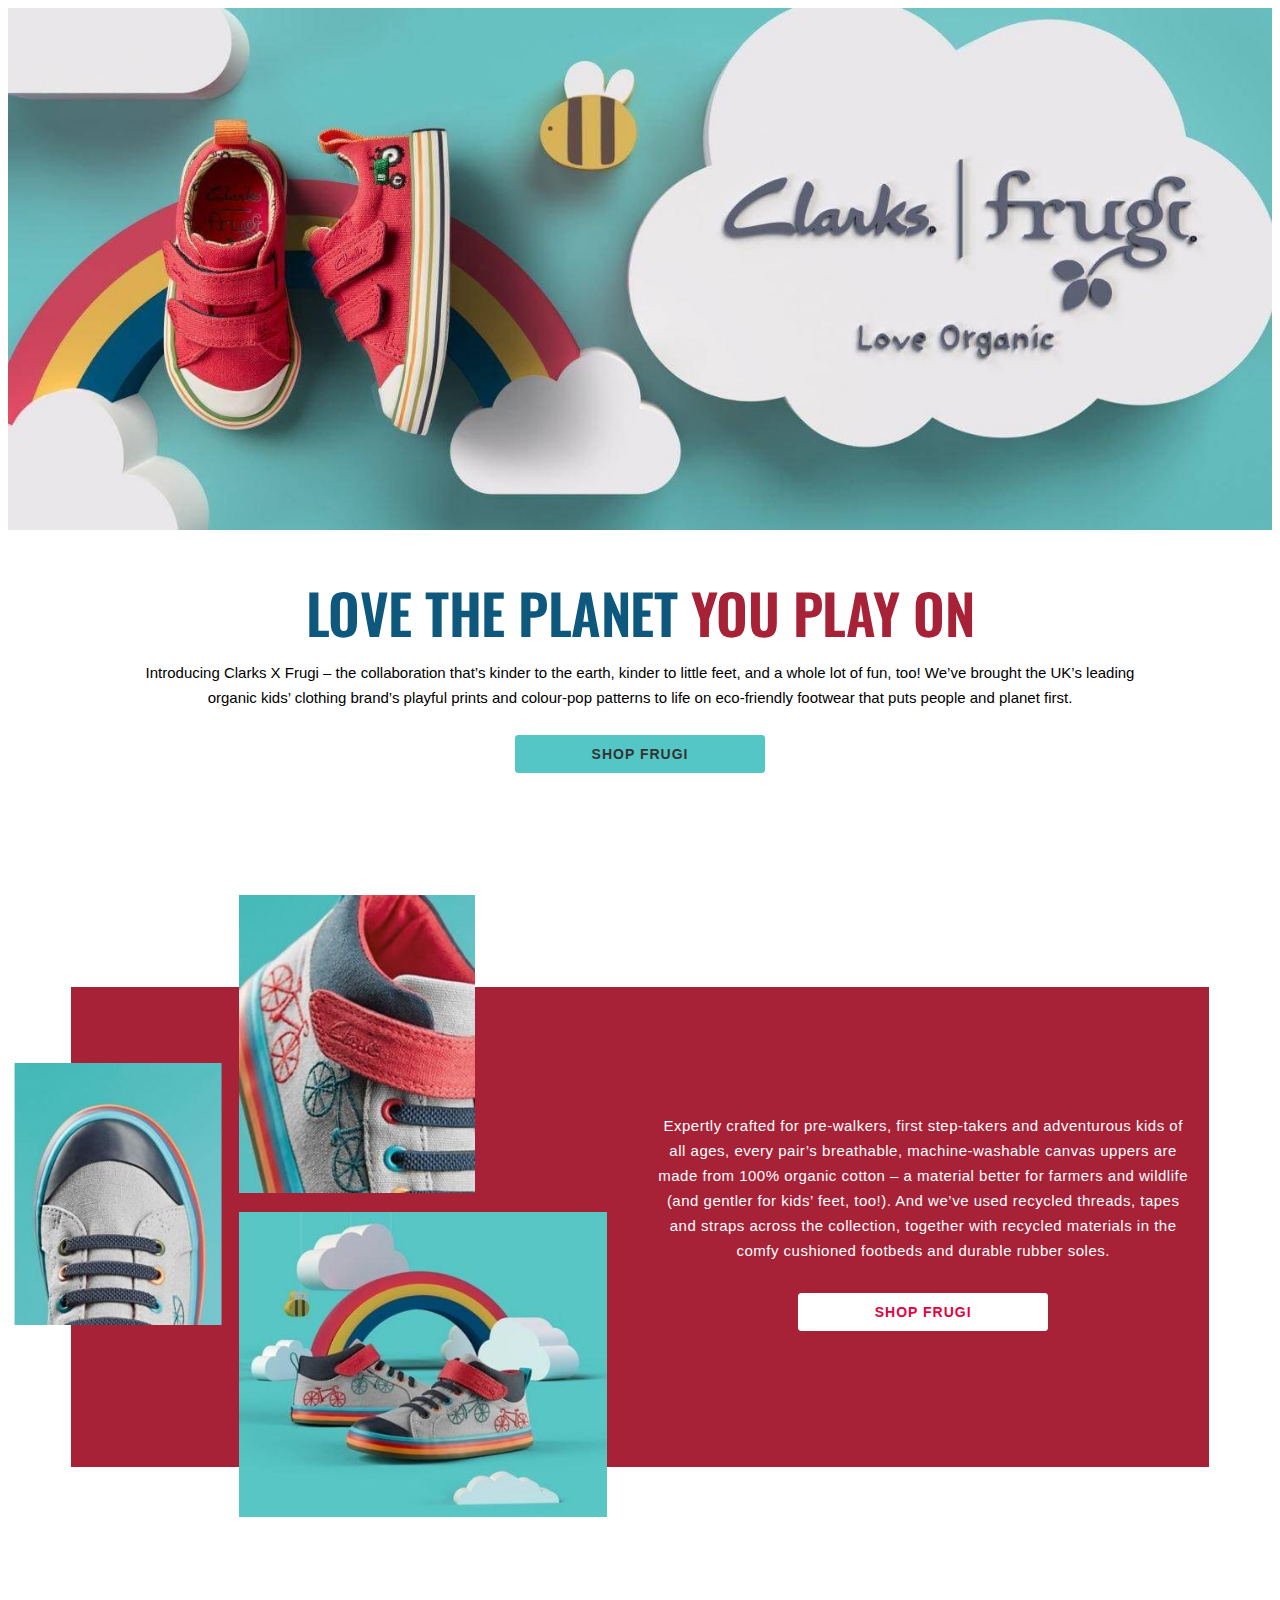
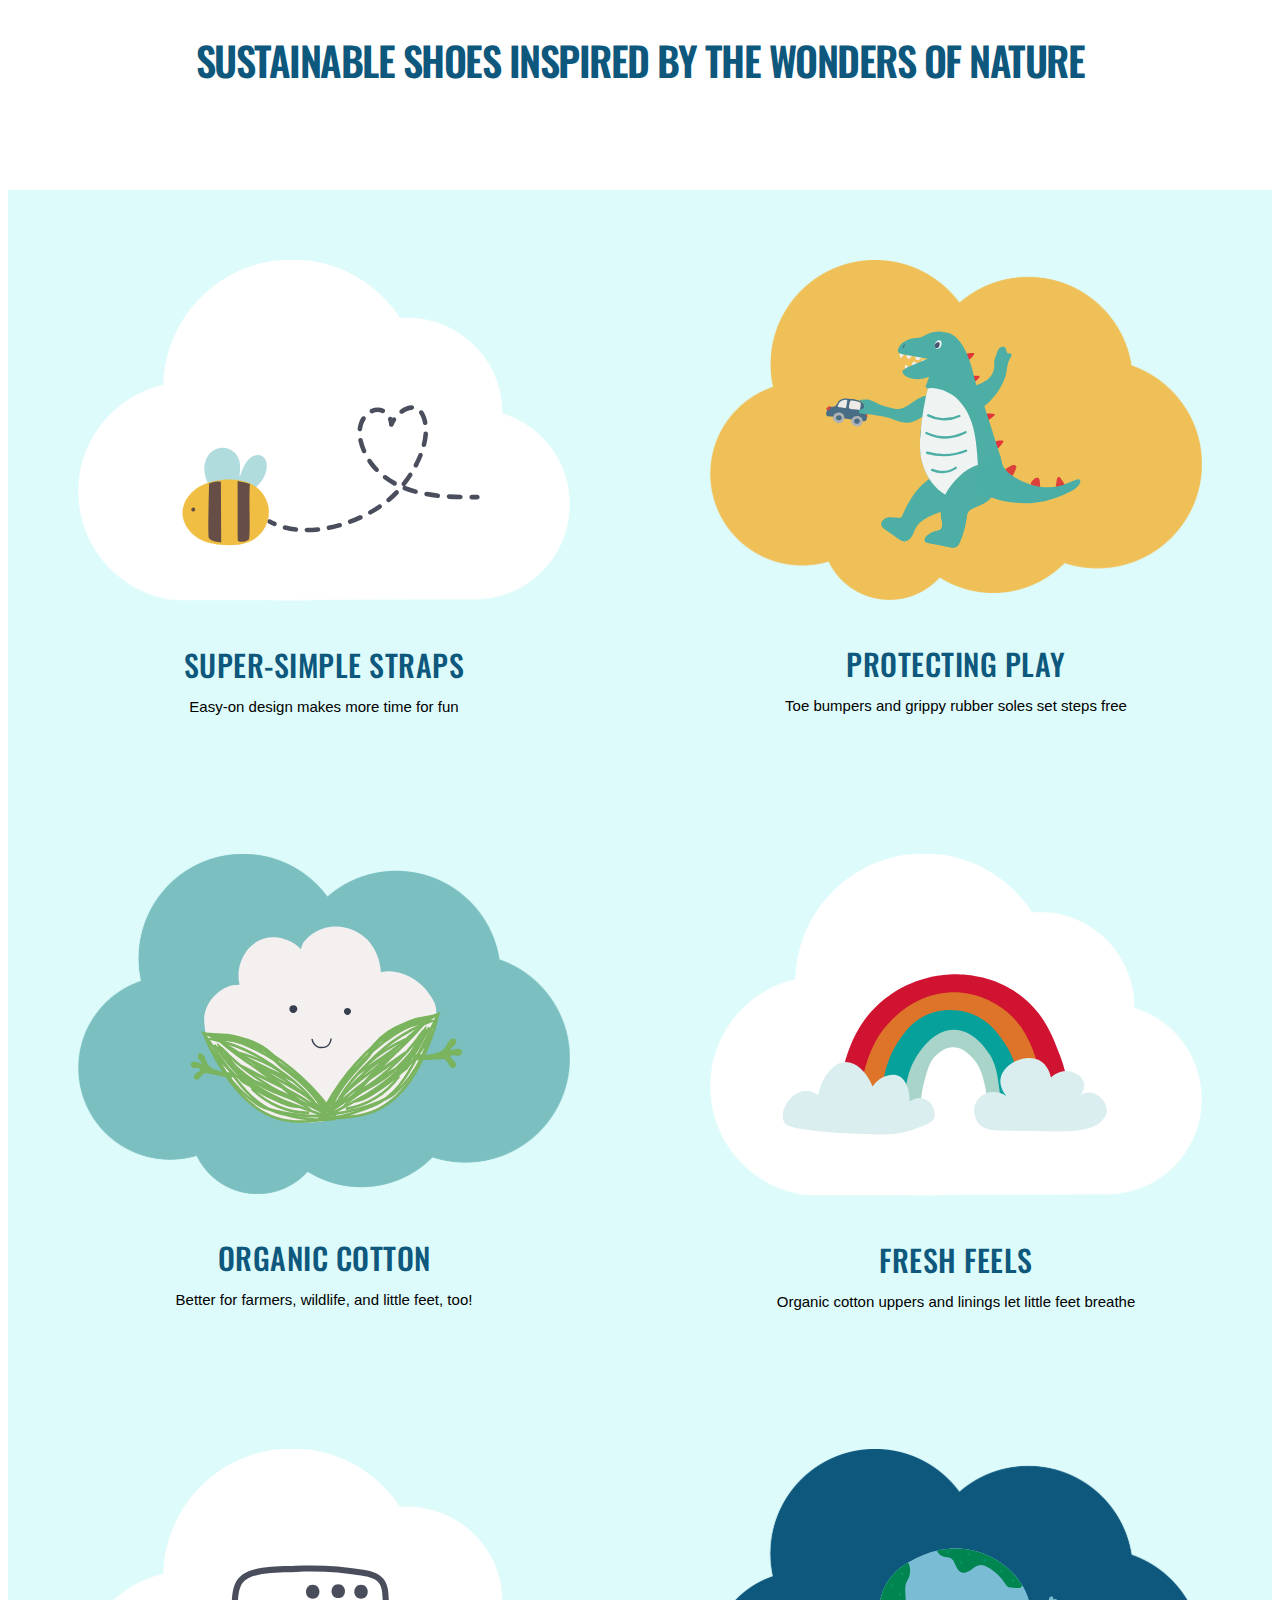
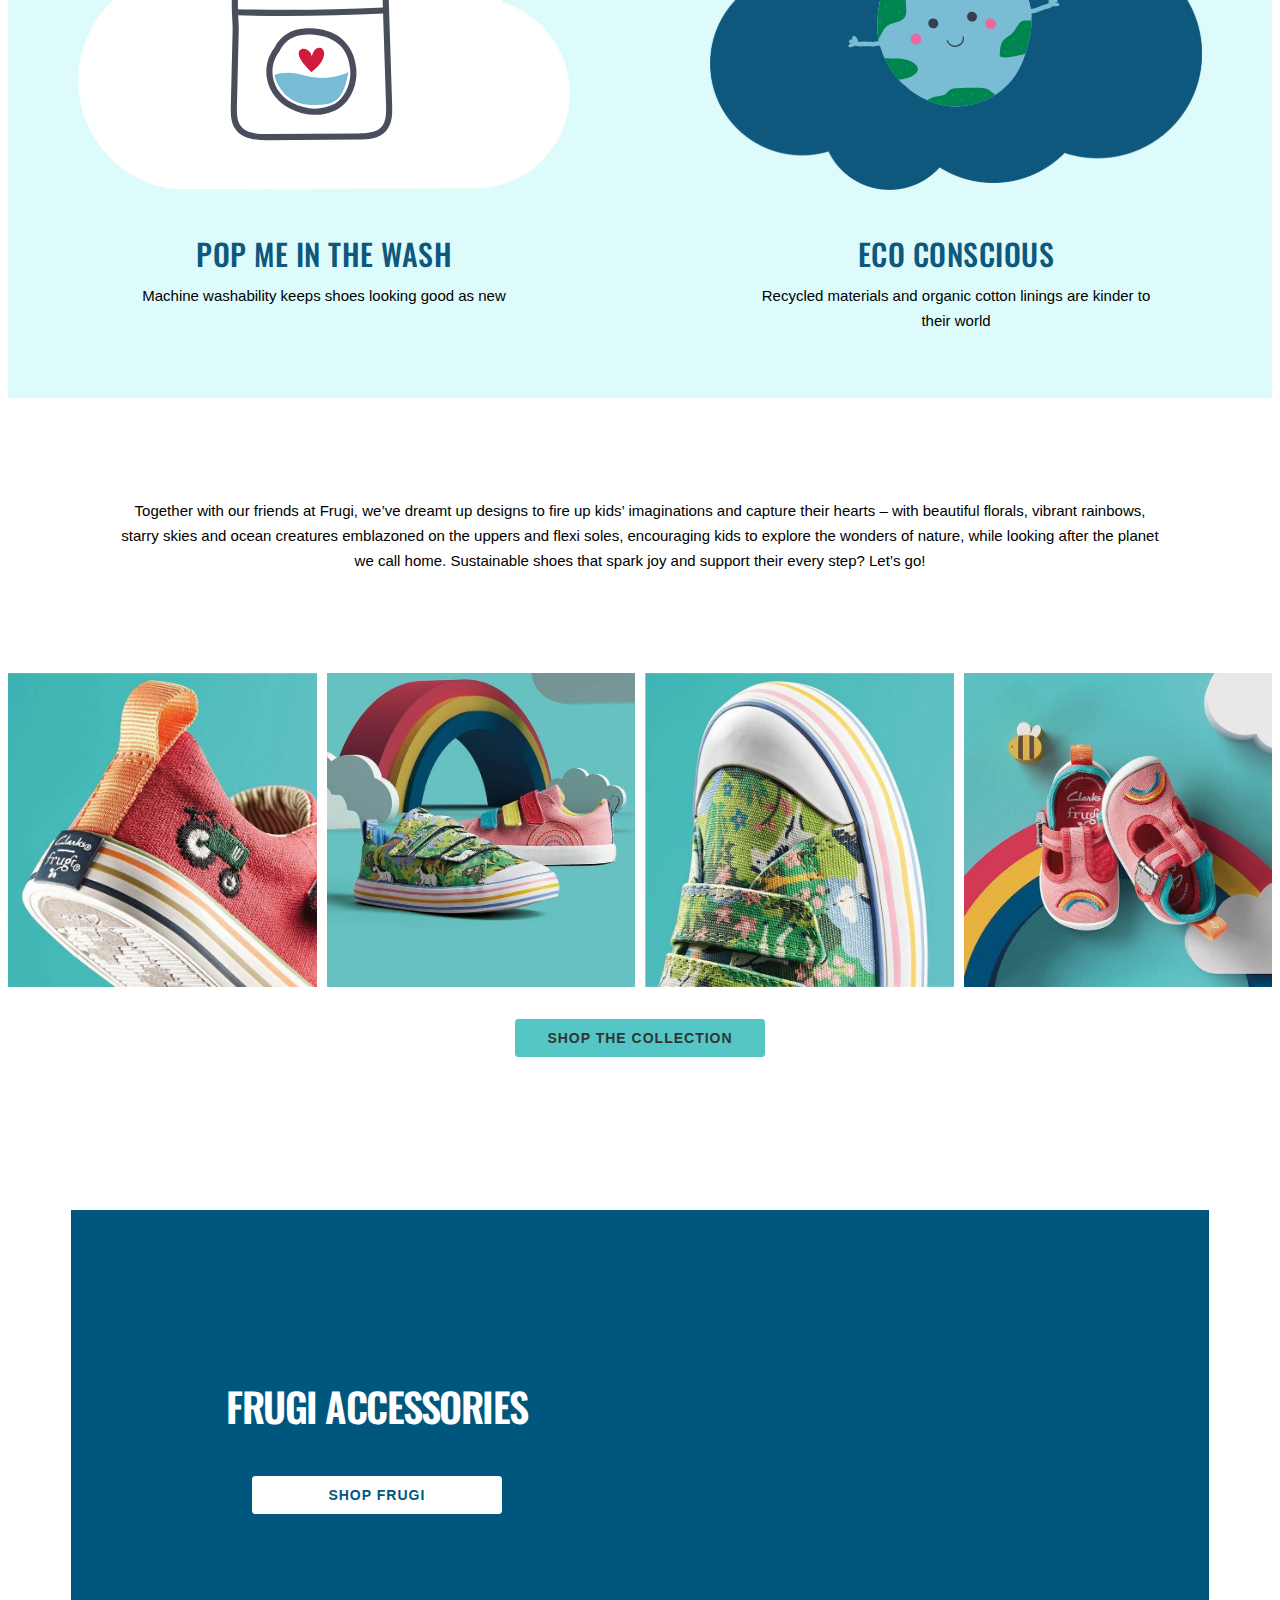
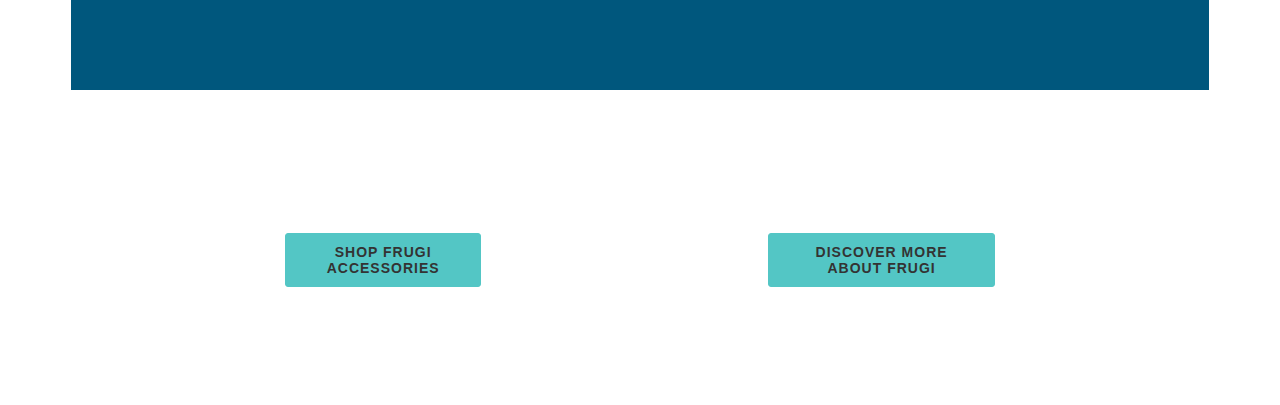
<file: index.html>
<!DOCTYPE html>
<html lang="en" class="pangaea">

<head>
    <meta charset="utf-8">
    <title>Frugi x Clarks Collab</title>
    <meta name="viewport" content="width=device-width, initial-scale=1">
    <meta name="description" content="Discover our latest collaboration with Frugi, featuring sustainable and eco-friendly shoes for kids with playful and colourful designs. Shop now at Clarks UK."/>
    <link rel="stylesheet" type="text/css" media="all">
    <link rel="stylesheet" type="text/css" href="frugi.css" />
    <!-- Link to JS -->
    <script src="https://ajax.googleapis.com/ajax/libs/jquery/1.12.4/jquery.min.js"></script>

</head>

<body>
    <!-- Copy HTML from here -->

    <div class="editorial-container">
         
        <!-- Hero Section -->
        <section>
            <div class="editorial-section">
                <div class="editorial-section--hero__bg">
                    <picture>
                        <source srcset="assets/dd-frugi-hero-no-anim-fw.jpeg" media="(min-width: 0px)">
                        <img width="1500" height="100%" src="assets/dd-frugi-hero-no-anim-fw.jpeg" fetchpriority="high" alt="Clarks x Frugi">
                    </picture>
                </div>
                <div class="editorial-section--copy-container">
                    <h1 class="editorial-section--heading-h1">Love the Planet <span>You Play On</span></h1>
                    <p class="editorial-copy__main-copy">Introducing Clarks X Frugi – the collaboration that’s kinder to the earth, kinder to little feet, and a whole lot of fun, too! We’ve brought the UK’s leading organic kids’ clothing brand’s playful prints and colour-pop patterns to life on eco-friendly footwear that puts people and planet first.</p>
                    <div class="editorial-copy__ctas">
                        <span class="editorial-copy__cta-item">
                            <a href="#" class="editorial-copy__cta-link cta-margin-bottom">Shop Frugi</a>
                        </span>
                    </div>
                </div>
            </div>
        </section>

        <!-- 1st Grid section - half image, half text -->
        <section>
            <div class="editorial-frugi--grid-container">
                <div class="editorial-frugi--grid-half editorial-frugi--grid-element"> 
                    <div class="editorial-frugi--grid-sub--1">
                        <picture>
                            <source media="(min-width: 0px)" type="image/webp"
                                srcset="assets/dd-frugi-grey-combi-closeup-side.jpeg">
                            <source media="(min-width: 0px)" type="image/jp2"
                                srcset="assets/dd-frugi-grey-combi-closeup-side.jpeg">
                            <source media="(min-width: 0px)"
                                srcset="assets/dd-frugi-grey-combi-closeup-side.jpeg">
                            <img class="editorial-frugi--image-element" width="258" height="auto" fetchpriority="low"
                                src="assets/dd-frugi-grey-combi-closeup-side.jpeg"
                                alt="Close up of the Foxing Hi Race Kid Grey Combination shoe">
                        </picture>
                    </div>
                    <div class="editorial-frugi--grid-sub--2">
                        <picture>
                            <source media="(min-width: 0px)" type="image/webp"
                                srcset="assets/dd-frugi-grey-combo-closeup-front.jpeg">
                            <source media="(min-width: 0px)" type="image/jp2"
                                srcset="assets/dd-frugi-grey-combo-closeup-front.jpeg">
                            <source media="(min-width: 0px)"
                                srcset="assets/dd-frugi-grey-combo-closeup-front.jpeg">
                            <img class="editorial-frugi--image-element" width="241" height="auto" fetchpriority="low"
                                src="assets/dd-frugi-grey-combo-closeup-front.jpeg"
                                alt="Top view of the Foxing Hi Race Kid Grey Combination shoe">
                        </picture>
                    </div>
                    <div class="editorial-frugi--grid-sub--3">
                        <picture>
                            <source media="(min-width: 0px)" type="image/webp"
                                srcset="assets/dd-frugi-grey-combi-full-shot.jpeg">
                            <source media="(min-width: 0px)" type="image/jp2"
                                srcset="assets/dd-frugi-grey-combi-full-shot.jpeg">
                            <source media="(min-width: 0px)"
                                srcset="assets/dd-frugi-grey-combi-full-shot.jpeg">
                            <img class="editorial-frugi--image-element" width="435" height="auto" fetchpriority="low"
                                src="assets/dd-frugi-grey-combi-full-shot.jpeg"
                                alt="Side view of the Foxing Hi Race Kid Grey Combination">
                        </picture>
                    </div>
                </a> </div>
                <div class="editorial-frugi--grid-half editorial-section--grid-copy-container">
                    <p class="editorial-copy__main-copy editorial-copy__main-copy--white">Expertly crafted for pre-walkers, first step-takers and adventurous kids of all ages, every pair’s breathable, <span style="display: inline-block;">machine-washable</span> canvas uppers are made from 100% organic cotton – a material better for farmers and wildlife (and gentler for kids’ feet, too!). And we’ve used recycled threads, tapes and straps across the collection, together with recycled materials in the comfy cushioned footbeds and durable rubber soles.</p>
                    <div class="editorial-copy__ctas">
                        <span class="editorial-copy__cta-item">
                            <a href="#" class="editorial-copy__cta-link cta--white-bg-red-copy">Shop Frugi</a>
                        </span>
                    </div>
                </div>
            </div>
        </section>

        <!-- Sub Header -->
        <section>
            <div class="editorial-section">
                <p class="editorial-sub-copy--dark-blue">Sustainable shoes inspired by the wonders of nature</p>
            </div>
        </section>

        <!-- Animated section -->
        <section>
            <div class="editorial-section">
                <div class="editorial-frugi-animated-grid">
    
                    <!--  Item 1 - Bee -->
                    <div class="editorial-frugi-animated-grid--1">
                        <div class="frugi-anim-bee--1">
                            <picture>
                                <source
                                    srcset="assets/dd-frugi--white-cloud.svg"
                                    media="(min-width: 0px)">
                                <img loading="lazy" width="500" height="100%" class="frugi--white-cloud"
                                    src="assets/dd-frugi--white-cloud.svg"
                                    alt="White cloud">
                            </picture>
                            <picture>
                                <source
                                    srcset="assets/dd-frugi-x-clarks--bee.svg"
                                    media="(min-width: 0px)">
                                <img loading="lazy" width="500" height="100%" class="frugi--bee"
                                    src="assets/dd-frugi-x-clarks--bee.svg"
                                    alt="Bee leaving behind a heart trail">
                            </picture>
                        </div>
                        <div class="editorial-section-grid--copy-container ">
                            <p class="editorial-grid-heading--dark-blue">Super-Simple Straps</p>
                            <p class="editorial-copy__main-copy">Easy-on design makes more time for fun</p>
                        </div>
                    </div>
                    
                    <!--  Item 2 - dinosour -->
                    <div class="editorial-frugi-animated-grid--2">
                        <div class="frugi-anim-dinosour--2">
                            <picture>
                                <source
                                    srcset="assets/dd-frugi-yellow-cloud.svg"
                                    media="(min-width: 0px)">
                                <img loading="lazy" width="500" height="100%" class="frugi--yellow-cloud"
                                    src="assets/dd-frugi-yellow-cloud.svg"
                                    alt="yellow cloud">
                            </picture>
                            <picture>
                                <source
                                    srcset="assets/dd-frugi-x-clarks--dino.svg"
                                    media="(min-width: 0px)">
                                <img loading="lazy" width="500" height="100%" class="frugi--dinosour"
                                    src="assets/dd-frugi-x-clarks--dino.svg"
                                    alt="Dinosaur holding a toy car">
                            </picture>
                        </div>
                        <div class="editorial-section-grid--copy-container ">
                            <p class="editorial-grid-heading--dark-blue">Protecting Play</p>
                            <p class="editorial-copy__main-copy">Toe bumpers and grippy rubber soles set steps free</p>
                        </div>
                    </div>
    
                     <!--  Item 3 - Rainbow -->
                     <div class="editorial-frugi-animated-grid--3">
                        <div class="frugi-anim-rainbow--3">
                            <picture>
                                <source
                                    srcset="assets/dd-frugi--white-cloud.svg"
                                    media="(min-width: 0px)">
                                <img loading="lazy" width="500" height="100%" class="frugi--white-cloud"
                                    src="assets/dd-frugi--white-cloud.svg"
                                    alt="white cloud">
                            </picture>
                            <picture>
                                <source
                                    srcset="assets/dd-frugi-x-clarks--rainbow.svg"
                                    media="(min-width: 0px)">
                                <img loading="lazy" width="500" height="100%" class="frugi--rainbow"
                                    src="assets/dd-frugi-x-clarks--rainbow.svg"
                                    alt="rainbow with white clouds on both ends">
                            </picture>
                        </div>
                        <div class="editorial-section-grid--copy-container ">
                            <p class="editorial-grid-heading--dark-blue">Fresh Feels</p>
                            <p class="editorial-copy__main-copy">Organic cotton uppers and linings let little feet breathe</p>
                        </div>
                    </div>
    
                    <!--  Item 4 - Cotton -->
                    <div class="editorial-frugi-animated-grid--4">
                        <div class="frugi-anim-cotton--4">
                            <picture>
                                <source
                                    srcset="assets/dd-frugi-blue-cloud.svg"
                                    media="(min-width: 0px)">
                                <img loading="lazy" width="500" height="100%" class="frugi--blue-cloud"
                                    src="assets/dd-frugi-blue-cloud.svg"
                                    alt="blue cloud">
                            </picture>
                            <picture>
                                <source
                                    srcset="assets/dd-frugi-x-clarks--cotton.svg"
                                    media="(min-width: 0px)">
                                <img loading="lazy" width="500" height="100%" class="frugi--cotton"
                                    src="assets/dd-frugi-x-clarks--cotton.svg"
                                    alt="Cotton ball smiling and holding his arms out">
                            </picture>
                        </div>
                        <div class="editorial-section-grid--copy-container ">
                            <p class="editorial-grid-heading--dark-blue">Organic Cotton</p>
                            <p class="editorial-copy__main-copy">Better for farmers, wildlife, and little feet, too!</p>
                        </div>
                    </div>
    
                     <!--  Item 5 - Washing machine -->
                     <div class="editorial-frugi-animated-grid--5">
                        <div class="frugi-anim-machine--5">
                            <picture>
                                <source
                                    srcset="assets/dd-frugi--white-cloud.svg"
                                    media="(min-width: 0px)">
                                <img loading="lazy" width="500" height="100%" class="frugi--white-cloud"
                                    src="assets/dd-frugi--white-cloud.svg"
                                    alt="white cloud">
                            </picture>
                            <picture>
                                <source
                                    srcset="assets/dd-frugi-x-clarks--washing-machine.svg"
                                    media="(min-width: 0px)">
                                <img loading="lazy" width="500" height="100%" class="frugi--machine"
                                    src="assets/dd-frugi-x-clarks--washing-machin.svge"
                                    alt="Washing machine with a heart above a water wave inside the drum">
                            </picture>
                        </div>
                        <div class="editorial-section-grid--copy-container ">
                            <p class="editorial-grid-heading--dark-blue">Pop me in the wash</p>
                            <p class="editorial-copy__main-copy">Machine washability keeps shoes looking good as new</p>
                        </div>
                    </div>
    
                     <!--  Item 6 - Earth -->
                     <div class="editorial-frugi-animated-grid--6">
                        <div class="frugi-anim-earth--6">
                            <picture>
                                <source
                                    srcset="assets/dd-frugi-dark-blue-cloud.svg"
                                    media="(min-width: 0px)">
                                <img loading="lazy" width="500" height="100%" class="frugi--dark-blue-cloud"
                                    src="assets/dd-frugi-dark-blue-cloud.svg"
                                    alt="dark blue cloud">
                            </picture>
                            <picture>
                                <source
                                    srcset="assets/dd-frugi-x-clarks--earth.svg"
                                    media="(min-width: 0px)">
                                <img loading="lazy" width="500" height="100%" class="frugi--earth"
                                    src="assets/dd-frugi-x-clarks--earth.svg"
                                    alt="Earth with a smily face waving his arms">
                            </picture>
                        </div>
                        <div class="editorial-section-grid--copy-container ">
                            <p class="editorial-grid-heading--dark-blue">Eco Conscious</p>
                            <p class="editorial-copy__main-copy">Recycled materials and organic cotton linings are kinder to their world</p>
                        </div>
                    </div>
                </div>
            </div>
        </section>

         <!-- Copy section with 1 cta -->
        <section>
            <div class="editorial-section editorial-section--copy-container--1-cta">
                <p class="editorial-copy__main-copy copy-no-margin-bottom">Together with our friends at Frugi, we’ve dreamt up designs to fire up kids’ imaginations and capture their hearts – with beautiful florals, vibrant rainbows, starry skies and ocean creatures emblazoned on the uppers and flexi soles, encouraging kids to explore the wonders of nature, while looking after the planet we call home. Sustainable shoes that spark joy and support their every step? Let’s go!</p>
                <div class="editorial-copy__ctas hide-on--desktop">
                    <span class="editorial-copy__cta-item">
                        <a href="#" class="editorial-copy__cta-link">Shop The Collection</a>
                    </span>
                </div>
            </div>
        </section>

        <!-- Gallery - 4 imgs -->
        <section>
            <div class="editorial-section">
                <div class="editorial-grid-section">
                    <div class="editorial-grid">
                        <picture>
                            <source media="(min-width: 0px)" type="image/webp"
                                srcset="assets/dd-frugi-pink-shoe-closeup--1-sq.jpeg">
                            <source media="(min-width: 0px)" type="image/jp2"
                                srcset="assets/dd-frugi-pink-shoe-closeup--1-sq.jpeg">
                            <source media="(min-width: 0px)"
                                srcset="assets/dd-frugi-pink-shoe-closeup--1-sq.jpeg">
                            <img loading="lazy" width="600" height="100%" class="editorial-prods__img" alt="Close up of the Foxing Tor Lo Toddler Red"
                                src="assets/dd-frugi-pink-shoe-closeup.jpeg">
                        </picture>
                    </div>
                    <div class="editorial-grid">
                        <picture>
                            <source media="(min-width: 0px)" type="image/webp"
                                srcset="assets/dd-frugi-rainbow-bg--2-sq.jpeg">
                            <source media="(min-width: 0px)" type="image/jp2"
                                srcset="assets/dd-frugi-rainbow-bg--2-sq.jpeg">
                            <source media="(min-width: 0px)"
                                srcset="assets/dd-frugi-rainbow-bg--2-sq.jpeg">
                            <img loading="lazy" width="600" height="100%" class="editorial-prods__img" alt="Foxing Lo Beau Kid and Foxing Lo Beau Kid Light Blue Combi side by side"
                                src="assets/dd-frugi-rainbow-bg--2-sq.jpeg">
                        </picture>
                    </div>
                    <div class="editorial-grid">
                        <picture>
                            <source media="(min-width: 0px)" type="image/webp"
                                srcset="assets/dd-frugi-green-shoe-closeup--3-sq.jpeg">
                            <source media="(min-width: 0px)" type="image/jp2"
                                srcset="assets/dd-frugi-green-shoe-closeup--3-sq.jpeg">
                            <source media="(min-width: 0px)"
                                srcset="assets/dd-frugi-green-shoe-closeup--3-sq.jpeg">
                            <img loading="lazy" width="600" height="100%" class="editorial-prods__img" alt="Close up of the Foxing Lo Beau Kid Light Blue Combi shoe"
                                src="assets/dd-frugi-green-shoe-closeup--3-sq.jpeg">
                        </picture>
                    </div>
                    <div class="editorial-grid">
                        <picture>
                            <source media="(min-width: 0px)" type="image/webp"
                                srcset="assets/dd-frugi-pink-shoes-top-view--4-sq.jpeg">
                            <source media="(min-width: 0px)" type="image/jp2"
                                srcset="assets/dd-frugi-pink-shoes-top-view--4-sq.jpeg">
                            <source media="(min-width: 0px)"
                                srcset="assets/dd-frugi-pink-shoes-top-view--4-sq.jpeg">
                            <img loading="lazy" width="600" height="100%" class="editorial-prods__img" alt="Pair of pink shoes with rainbows"
                                src="assets/dd-frugi-pink-shoes-top-view--4-sq.jpeg">
                        </picture>
                    </div>
                </div>
                <div class="editorial-copy__ctas">
                    <span class="editorial-copy__cta-grid-item">
                        <a href="#" class="editorial-copy__cta-link" style="margin-top:2rem">Shop The Collection</a>
                    </span>
                </div>
            </div>
        </section>

        <!-- 2nd Grid section - half image, half text -->
        <section>
            <div class="editorial-frugi--grid-container-2">
                <div class="editorial-frugi--grid-half editorial-frugi--grid-element"> 
                    <div class="editorial-frugi--grid-sub--4">
                        <picture>
                            <source media="(min-width: 0px)" type="image/webp"
                                srcset="assets/dd-frugi-accessories-foxing-lo-beau.jpeg">
                            <source media="(min-width: 0px)" type="image/jp2"
                                srcset="assets/dd-frugi-accessories-foxing-lo-beau.jpeg">
                            <source media="(min-width: 0px)"
                                srcset="assets/dd-frugi-accessories-foxing-lo-beau.jpeg">
                            <img loading="lazy" class="editorial-frugi--image-element frugi--fade-down--hidden" width="258" height="auto"
                                src="assets/dd-frugi-accessories-foxing-lo-beau.jpeg"
                                alt="Large dark blue patterned backpack with bright pink straps">
                        </picture>
                    </div>
                    <div class="editorial-frugi--grid-sub--5">
                        <picture>
                            <source media="(min-width: 0px)" type="image/webp"
                                srcset="assets/dd-frugi-accessories-foxing-dancer.jpeg">
                            <source media="(min-width: 0px)" type="image/jp2"
                                srcset="assets/dd-frugi-accessories-foxing-dancer.jpeg">
                            <source media="(min-width: 0px)"
                                srcset="asset/dd-frugi-accessories-foxing-dancer.jpeg">
                            <img loading="lazy" class="editorial-frugi--image-element frugi--fade-right--hidden" width="241" height="auto"
                                src="assets/dd-frugi-accessories-foxing-dancer.jpeg"
                                alt="Large orange patterned backpack with dark blue straps">
                        </picture>
                    </div>
                    <div class="editorial-frugi--grid-sub--6">
                        <picture>
                            <source media="(min-width: 0px)" type="image/webp"
                                srcset="assets/dd-frugi-accessories-foxing-hi-beau.jpeg">
                            <source media="(min-width: 0px)" type="image/jp2"
                                srcset="assets/dd-frugi-accessories-foxing-hi-beau.jpeg">
                            <source media="(min-width: 0px)"
                                srcset="assets/dd-frugi-accessories-foxing-hi-beau.jpeg">
                            <img loading="lazy" class="editorial-frugi--image-element frugi--fade-left--hidden" width="435" height="auto"
                                src="assets/dd-frugi-accessories-foxing-hi-beau.jpeg"
                                alt="Pair of socks between shoes from the collection">
                        </picture>
                    </div>
                </div>
                <div class="editorial-frugi--grid-half editorial-section--grid-copy-container">
                    <p class="editorial-sub-copy--white">FRUGI ACCESSORIES</p>
                    <div class="editorial-copy__ctas">
                        <span class="editorial-copy__cta-item">
                            <a href="#" class="editorial-copy__cta-link cta--white-bg-dark-blue-copy">Shop Frugi</a>
                        </span>
                    </div>
                </div>
            </div>
        </section>

        <!-- Section with just 2 ctas -->
        <section>
            <div class="editorial-section editorial-copy--2-ctas">
                <ul class="editorial-copy__ctas editorial-copy--2-cta-links">
                    <li class="editorial-copy__cta-item">
                        <a href="#" class="editorial-copy__2-cta-link">Shop Frugi Accessories</a>
                    </li>
                    <li class="editorial-copy__cta-item">
                        <a href="#" class="editorial-copy__2-cta-link">Discover more about Frugi</a>
                    </li>
                </ul>
            </div>
        </section>

    </div>
    <!-- END Copy HTML from here -->

</body>
<script src="frugi.js"></script>
</html>
</file>
<file: frugi.css>
@import url('https://fonts.googleapis.com/css2?family=Oswald:wght@400;600;700&display=swap');
#skinny-banner-header {
    display: none;
}
.editorial-container {
    max-width: 1500px;
    margin: 0 auto;
}
.editorial-container * {
    font-family: Montserrat, Arial, sans-serif;
}
.editorial-section {
    margin: 0 auto;
    text-align: center;
    max-width: 100%;
}
.editorial-section--copy-container,
.editorial-section-grid--copy-container {
    padding: 40px 20px;
}
.editorial-section--copy-container--1-cta,
.editorial-copy--2-ctas {
    padding: 40px 20px;
}
.editorial-section--grid-copy-container {
    padding: 100px 20px 40px 20px;
}
.editorial-section--heading-h1,
.editorial-section--heading-h1 span {
    font-family: Oswald, sans-serif;
    font-weight: 600;
    font-size: 45px;
    text-transform: uppercase;
    text-align: center;
    color: #0d587c;
    line-height: 56px;
    letter-spacing: -0.5px;
    margin-bottom: 20px;
    margin-top: 0;
}
.editorial-section--heading-h1 span {
    color: #a72237;
}
.editorial-copy__main-heading {
    font-family: Oswald, montserrat, sans-serif;
    text-transform: uppercase;
    font-size: 42px;
    margin-bottom: 30px;
    line-height: 1;
}
.editorial-grid-heading--dark-blue,
.editorial-sub-copy--dark-blue,
.editorial-sub-copy--white,
.editorial-sub-copy--white-desktop {
    font-size: 40px;
    font-family: Oswald, sans-serif;
    text-align: center;
    text-transform: uppercase;
}

.editorial-grid-heading--dark-blue,
.editorial-sub-copy--dark-blue {
    color: #0d587c;
}

.editorial-grid-heading--dark-blue {
    font-weight: 500;
    line-height: 39px;
    letter-spacing: 0.5px;
    margin-top: 0;
    margin-bottom: 10px;
}
.editorial-sub-copy--dark-blue,
.editorial-sub-copy--white {
    font-weight: 600;
    letter-spacing: -1.5px;
}

.editorial-sub-copy--dark-blue {
    padding: 40px 60px;
    margin: 0;
}

.editorial-sub-copy--white {
    color: #fff;
    padding-top: 20px;
    padding-bottom: 10px;
    margin-top: 0;
    margin-bottom: 10px;
}

.editorial-copy__main-copy {
    color: #000;
    font-size: 15px;
    max-width: 1041px;
    margin: 0 auto 25px;
    line-height: 25px;
}
.editorial-copy__main-copy--white {
    text-align: center;
    color: #fff;
    font-weight: 500;
    letter-spacing: 0.5px;
    margin: 20px auto 30px;
}
.editorial-copy__ctas {
    list-style: none;
    margin: 0 0 20px;
    padding: 0;
    display: -webkit-box;
    display: -ms-flexbox;
    display: flex;
    -webkit-box-orient: vertical;
    -webkit-box-direction: normal;
    -ms-flex-direction: column;
    flex-direction: column;
    text-align: center;
    -ms-flex-wrap: nowrap;
    flex-wrap: nowrap;
}
.editorial-copy__cta-grid-item {
    display: block;
    margin-bottom: 80px;
}
.editorial-copy__cta-link,
.editorial-copy__2-cta-link {
    display: inline-block;
    -webkit-box-sizing: border-box;
    box-sizing: border-box;
    background-color: #53c6c5;
    border: 1px solid #53c6c5;
    border-radius: 3px;
    font-family: Montserrat, sans-serif;
    font-size: 14px;
    font-weight: 600;
    letter-spacing: 1px;
    padding: 10px 20px;
    margin: 0 0 10px;
    -webkit-transition: 0.3s;
    transition: 0.3s;
    color: #333;
    width: calc(100% - 60px);
    text-decoration: none;
    text-transform: uppercase;
    -webkit-border-radius: 3px;
}
.editorial-copy__cta-link:hover,
.editorial-copy__2-cta-link:hover {
    color: #333;
    border: #333 1px solid;
    background-color: #fff;
}
.cta--white-bg-red-copy,
.cta--white-bg-dark-blue-copy {
    background-color: #fff;
    border: 1px solid #fff;
}
.cta--white-bg-red-copy {
    color: #e6003d;
}
.cta--white-bg-dark-blue-copy {
    color: #00577d;
}
.cta-margin-bottom {
    margin-bottom: 30px;
}
.editorial-frugi--grid-container,
.editorial-frugi--grid-container-2 {
    display: flex;
    margin-top: 60px;
}
.editorial-frugi--grid-container {
    background-color: #a72237;
}
.editorial-frugi--grid-container-2 {
    background-color: #00577d;
}
.editorial-frugi--grid-half {
    width: 100%;
}
.editorial-frugi--image-element {
    display: block;
}
.editorial-frugi--grid-element {
    display: grid;
    grid-template-columns: repeat(16, 1fr);
    margin: -90px auto;
}
.editorial-frugi--grid-sub--1 {
    grid-column: 7 / span 6;
    grid-row: 1;
}
.editorial-frugi--grid-sub--2 {
    grid-column: 1 / span 6;
    grid-row: 1;
    padding-top: 75%;
    margin-right: 7%;
}
.editorial-frugi--grid-sub--3 {
    grid-column: 7 / span 20;
    grid-row: 1;
    padding-top: 80%;
}
.editorial-frugi--grid-sub--4 {
    grid-column: 8 / span 6;
    grid-row: 1;
}
.editorial-frugi--grid-sub--5 {
    grid-column: 11 / span 20;
    grid-row: 1;
    padding-top: 135%;
    margin-left: 7%;
    margin-right: 7%;
}
.editorial-frugi--grid-sub--6 {
    grid-column: 1 / span 10;
    grid-row: 1;
    padding-top: 81%;
    margin-left: 5%;
}
.editorial-grid-section {
    display: grid;
    gap: 10px;
}
.editorial-frugi-animated-grid {
    display: grid;
}
.editorial-frugi-animated-grid--1,
.editorial-frugi-animated-grid--2,
.editorial-frugi-animated-grid--3,
.editorial-frugi-animated-grid--4,
.editorial-frugi-animated-grid--5,
.editorial-frugi-animated-grid--6 {
    background-color: #ddfbfa;
    padding: 30px 30px 0 30px;
}
.editorial-frugi-animated-grid--1 {
    order: 1;
}
.editorial-frugi-animated-grid--2 {
    order: 2;
}
.editorial-frugi-animated-grid--3 {
    order: 3;
}
.editorial-frugi-animated-grid--4 {
    order: 4;
}
.editorial-frugi-animated-grid--5 {
    order: 5;
}
.editorial-frugi-animated-grid--6 {
    order: 6;
}
.frugi-anim-bee--1,
.frugi-anim-dinosour--2,
.frugi-anim-rainbow--3,
.frugi-anim-cotton--4,
.frugi-anim-machine--5,
.frugi-anim-earth--6 {
    position: relative;
    /* top: 10%;
    left: 22%; */
}
.frugi--bee-white-cloud,
.frugi--white-cloud,
.frugi--yellow-cloud,
.frugi--blue-cloud,
.frugi--dark-blue-cloud {
    position: relative;
    top: 0;
    left: 0;
}
.frugi--bee,
.frugi--dinosour,
.frugi--rainbow,
.frugi--cotton,
.frugi--machine,
.frugi--earth {
    position: absolute;
}

.frugi--bee {
    animation: bee-bounce 2.5s normal infinite ease-in;
    scale: 1;
    top: 10%;
    left: 2%;
}
.frugi--dinosour {
    animation: dinosour-rock 1.5s alternate-reverse infinite ease-in-out;
    max-width: 60%;
    left: 20%;
}
.frugi--rainbow {
    animation: rainbow-float 1s alternate-reverse infinite ease-out;
    max-width: 70%;
    top: 8%;
    left: 13%;
}
.frugi--cotton {
    animation: cotton-pulse 1.5s alternate-reverse infinite ease-in-out;
    max-width: 75%;
    top: 0;
    left: 13%;
}
.frugi--machine {
    animation: machine-shake 2s normal infinite forwards ease-in-out;
    max-width: 55%;
    top: 10%;
    left: 20%;
}
.frugi--earth {
    animation: earth-wave 2s alternate-reverse infinite ease-in;
    max-width: 50%;
    left: 25%;
}

img {
    width:100%;
}

@keyframes cloud-float {
    0% {
        transform: translateY(-8px);
    }
    100% {
        transform: translateY(8px);
    }
}
@keyframes bee-bounce {
    0%,
    100% {
        left: 15px;
    }
    20% {
        transform: translateY(-10px);
    }
    40% {
        left: -15px;
    }
    60% {
        transform: translateY(10px);
    }
    80% {
        left: 15px;
    }
}
@keyframes dinosour-rock {
    0% {
        transform: rotate(-15deg);
    }
    100% {
        transform: rotate(20deg);
    }
}
@keyframes rainbow-float {
    0% {
        transform: translateY(-10px);
    }
    100% {
        transform: translateY(10px);
    }
}
@keyframes cotton-pulse {
    0% {
        transform: scale(0.8);
    }
    100% {
        transform: scale(1);
    }
}
@keyframes machine-shake {
    0%,
    100% {
        transform: rotate(0deg);
        transform-origin: 50% 100%;
    }
    10% {
        transform: rotate(2deg);
    }
    20%,
    40%,
    60% {
        transform: rotate(-4deg);
    }
    30%,
    50%,
    70% {
        transform: rotate(4deg);
    }
    80% {
        transform: rotate(-2deg);
    }
    90% {
        transform: rotate(2deg);
    }
}
@keyframes earth-wave {
    0%,
    100% {
        transform: translateY(0) rotate(0);
        transform-origin: 50% 50%;
    }
    15% {
        transform: rotate(-6deg);
    }
    30% {
        transform: translateY(15px) rotate(6deg);
    }
    45% {
        transform: rotate(-3.6deg);
    }
    60% {
        transform: translateY(9px) rotate(6deg);
    }
    75% {
        transform: rotate(-1.2deg);
    }
}
@keyframes fadeIn {
    0% {
        opacity: 0;
    }
    100% {
        opacity: 1;
    }
}
@keyframes fadeInLeft {
    0% {
        opacity: 0;
        transform: translateX(-100%);
    }
    100% {
        opacity: 1;
        transform: translateX(0);
    }
}
@keyframes fadeInDown {
    0% {
        opacity: 0;
        transform: translateY(-20px);
    }
    100% {
        opacity: 1;
        transform: translateY(0);
    }
}
@keyframes fadeInRight {
    0% {
        opacity: 0;
        transform: translateX(50%);
    }
    100% {
        opacity: 1;
        transform: translateX(0);
    }
}
.frugi--fade-in,
.frugi--fade-down,
.frugi--fade-left,
.frugi--fade-right {
    animation-duration: 3s;
    animation-fill-mode: both;
}
.frugi--fade-in {
    animation-name: fadeIn;
}
.frugi--fade-left {
    animation-name: fadeInLeft;
}
.frugi--fade-right {
    animation-name: fadeInRight;
}
.frugi--fade-down {
    animation-name: fadeInDown;
}
.frugi--fade-in--hidden,
.frugi--fade-down--hidden,
.frugi--fade-left--hidden,
.frugi--fade-right--hidden {
    opacity: 0;
}
@media all and (min-width: 500px) {
    .editorial-grid-section {
        grid-template-columns: 1fr 1fr;
    }
}
@media all and (min-width: 650px) {
    .editorial-copy--2-ctas {
        padding: 80px 20px;
    }
    .editorial-copy--2-cta-links {
        flex-direction: row;
        justify-content: space-evenly;
    }
    .editorial-frugi-animated-grid {
        grid-template-columns: repeat(2, 1fr);
    }
    .editorial-grid-heading--dark-blue {
        font-size: 30px;
    }
    .hide-on--desktop {
        display: none;
    }
    .editorial-section--copy-container,
    .editorial-section-grid--copy-container {
        padding: 40px;
    }
    .copy-no-margin-bottom {
        margin-bottom: 0;
    }
    .editorial-frugi-animated-grid--3 {
        order: 4;
    }
    .editorial-frugi-animated-grid--4 {
        order: 3;
    }
}
@media all and (min-width: 600px) and (max-width: 800px) {
    .editorial-copy__cta-link {
        width: 40%;
    }
    .editorial-frugi--grid-element {
        display: grid;
        grid-template-columns: repeat(18, 1fr);
        margin: -100px 36px;
    }
    .editorial-frugi--grid-sub--3 {
        padding-top: 67%;
    }
    .editorial-frugi--grid-sub--4 {
        grid-column: 9 / span 6;
        grid-row: 1;
    }
    .editorial-frugi--grid-sub--5 {
        grid-column: 13 / span 20;
        padding-top: 136%;
        margin-right: 0;
        margin-left: -1%;
    }
    .editorial-frugi--grid-sub--6 {
        margin-left: 0;
        padding-top: 68%;
        grid-column: 1 / span 12;
        margin-right: 5%;
    }
    .editorial-section--grid-copy-container {
        padding: 100px 20px 40px 20px;
    }
    .editorial-section--copy-container--1-cta {
        padding: 40px 60px;
        margin-bottom: 0;
    }
    .frugi--dinosour,
    .frugi--rainbow,
    .frugi--cotton,
    .frugi--machine,
    .frugi--earth {
        scale: 0.9;
    }

    .frugi--machine {
        top: 10%;
    }
}
@media all and (min-width: 801px) {
    .editorial-frugi--grid-element {
        display: grid;
        grid-template-columns: repeat(18, 1fr);
        margin: 40px -5px -25px 0;
    }
    .editorial-frugi--grid-half {
        width: 50%;
        margin-left: 20px;
    }
    .editorial-copy__cta-link {
        max-width: 250px;
    }
    .editorial-frugi--grid-container,
    .editorial-frugi--grid-container-2 {
        margin: 5%;
        align-items: center;
        justify-content: space-evenly;
        max-height: 480px;
    }
    .editorial-frugi--grid-container-2 {
        flex-direction: row-reverse;
    }
    .editorial-frugi--grid-half--text {
        margin-top: 0;
    }
    .editorial-section--grid-copy-container {
        padding: 40px 20px;
    }
    .editorial-frugi--grid-sub--1 {
        grid-column: 6 / span 8;
        margin-top: -45%;
    }
    .editorial-frugi--grid-sub--2 {
        grid-column: 1 / span 7;
        padding-top: 30%;
        transform: translateX(-37%);
        margin-right: 0;
    }
    .editorial-frugi--grid-sub--3 {
        grid-column: 6 / span 13;
        margin-right: 15px;
        padding-top: 55%;
    }
    .editorial-frugi--grid-sub--4 {
        grid-column: 7 / span 8;
        transform: translateY(-21%);
    }
    .editorial-frugi--grid-sub--5 {
        grid-column: 13 / span 20;
        transform: translateX(15px);
        margin: 0;
        padding-top: 120%;
    }
    .editorial-frugi--grid-sub--6 {
        grid-column: 1 / span 13;
        padding-top: 55.5%;
        margin-left: 0;
        margin-right: 7%;
    }
    .editorial-grid-section {
        grid-template-columns: repeat(4, 1fr);
    }
    .editorial-sub-copy--white {
        padding-bottom: 30px;
    }
}
@media all and (max-width: 800px) {
    .editorial-frugi--grid-container,
    .editorial-frugi--grid-container-2 {
        flex-wrap: wrap;
    }
    .editorial-frugi--grid-half--text {
        padding: 40px 0;
    }
}
@media all and (min-width: 900px) {
    .editorial-section--heading-h1,
    .editorial-section--heading-h1 span {
        font-size: 55px;
    }
    .editorial-sub-copy--dark-blue {
        padding: 100px 50px;
    }
    .editorial-section--copy-container--1-cta {
        padding: 100px;
    }
    .editorial-frugi-animated-grid--1,
    .editorial-frugi-animated-grid--2,
    .editorial-frugi-animated-grid--3,
    .editorial-frugi-animated-grid--4,
    .editorial-frugi-animated-grid--5,
    .editorial-frugi-animated-grid--6 {
        padding: 70px 70px 0 70px;
    }
}
@media all and (min-width: 1024px) {
    .editorial-section--copy-container {
        padding: 50px 120px 100px 120px;
    }
    .editorial-frugi--grid-sub--6 {
        margin-right: 8%;
    }
    .frugi--dinosour,
    .frugi--rainbow,
    .frugi--cotton,
    .frugi--machine .frugi--earth {
        scale: 1;
    }
    .editorial-sub-copy--white-desktop {
        color: #fff;
        padding-bottom: 40px;
        display: block;
    }
}
@media all and (min-width: 1330px) {
    .editorial-frugi--grid-sub--4 {
        transform: translateY(-20%);
    }
    /* .frugi--dinosour,
    .frugi--rainbow,
    .frugi--cotton,
    .frugi--machine,
    .frugi--earth {
        scale: 0.8;
    }
    .frugi--machine {
        top: 10%;
    }

    .frugi--dinosour {
        left: 23%;
        top: 10%;
    } */
}
@media all and (min-width: 1400px) {
    .editorial-frugi--grid-sub--1 {
        margin-top: -49%;
    }
    .editorial-frugi--grid-sub--2 {
        transform: translateX(-35%);
    }
    .editorial-frugi--grid-sub--3 {
        padding-top: 51%;
    }
    @keyframes bee-bounce {
        0%,
        100% {
            left: 10%;
        }
        20% {
            transform: translateY(-10px);
        }
        40% {
            left: -3%;
        }
        60% {
            transform: translateY(10px);
        }
        80% {
            left: 10%;
        }
    }

    /* .frugi--dinosour {
        top: 2%;
        left: 20%;
    }
    .frugi--rainbow {
        top: -5%;
    }
    .frugi--machine {
        top: 0;
    }
    .frugi--cotton,
    .frugi--earth {
        top: 8%;
    } */
}
@media all and (min-width: 1450px) {
    .editorial-frugi--grid-sub--1 {
        margin-top: -125px;
    }
    .editorial-frugi--grid-sub--2 {
        transform: translateX(-34%);
    }
    .editorial-frugi--grid-sub--3 {
        padding-top: 54%;
    }
}
</file>
